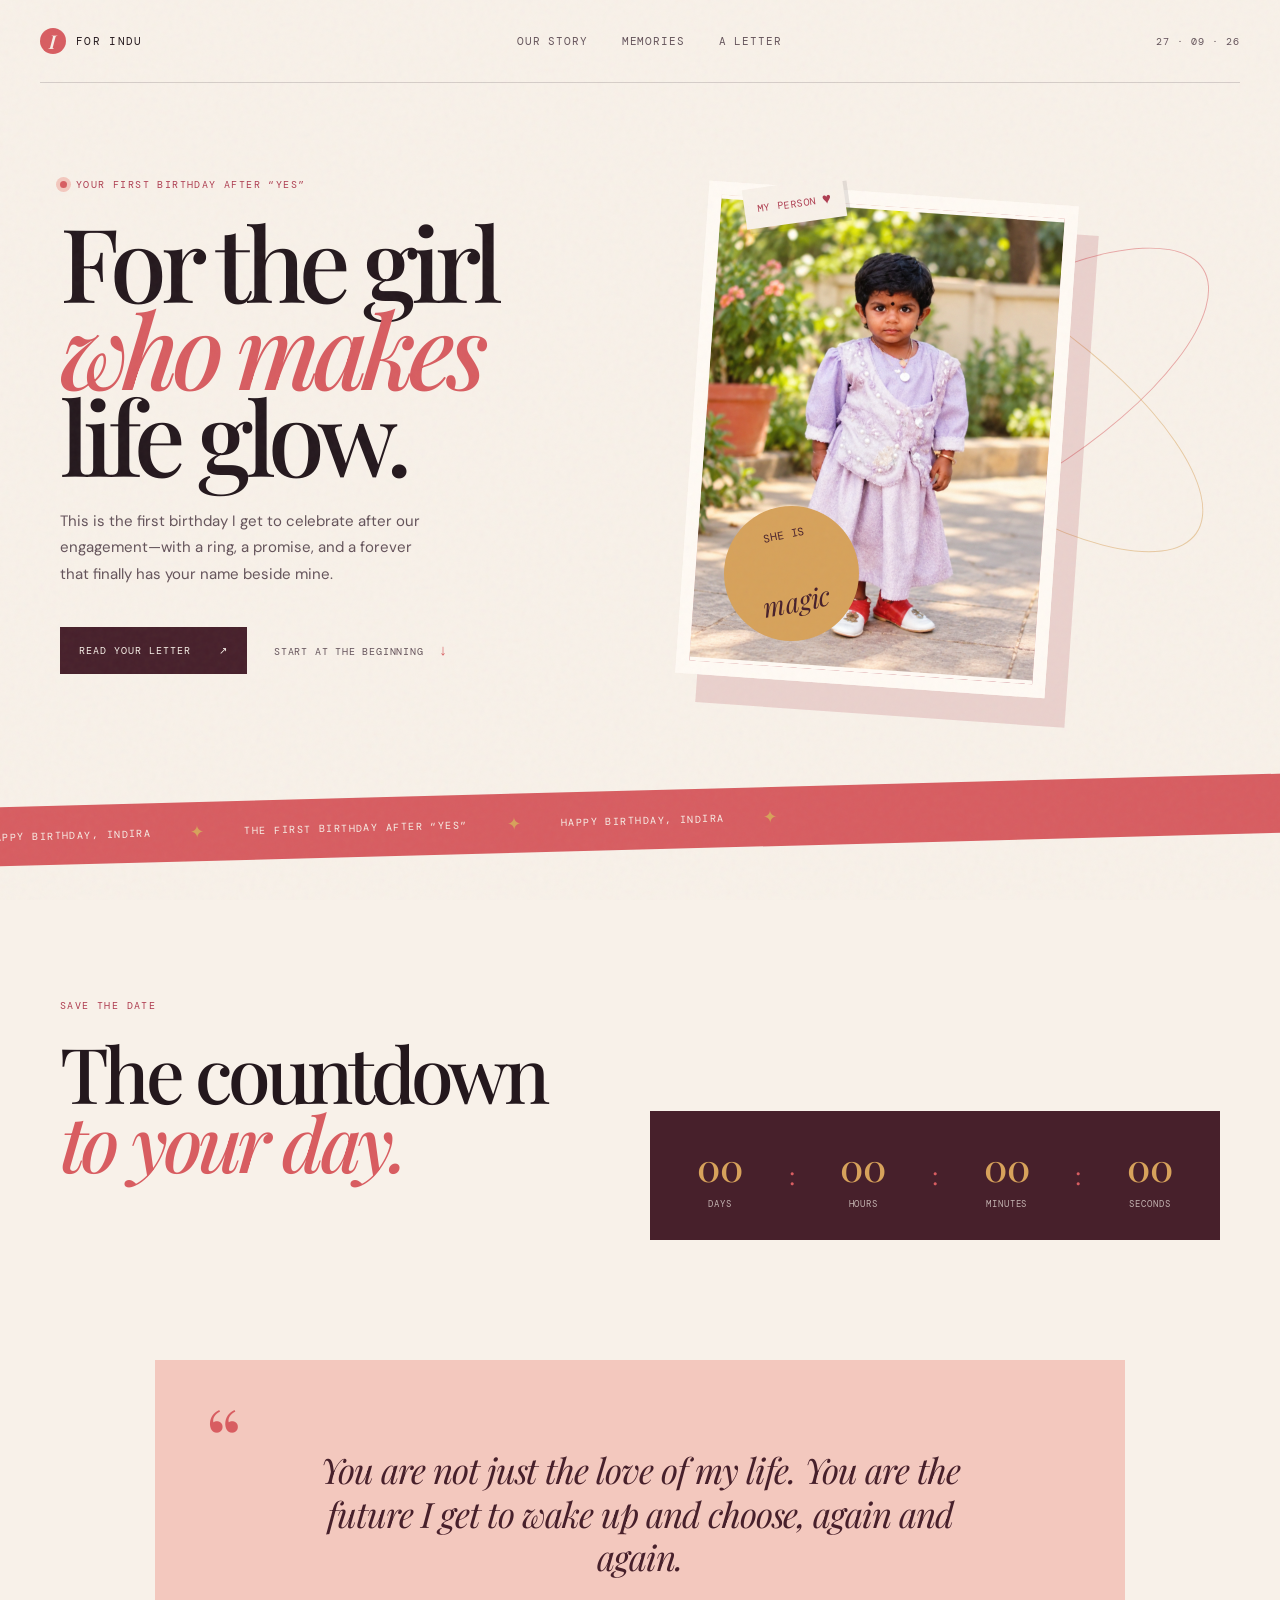
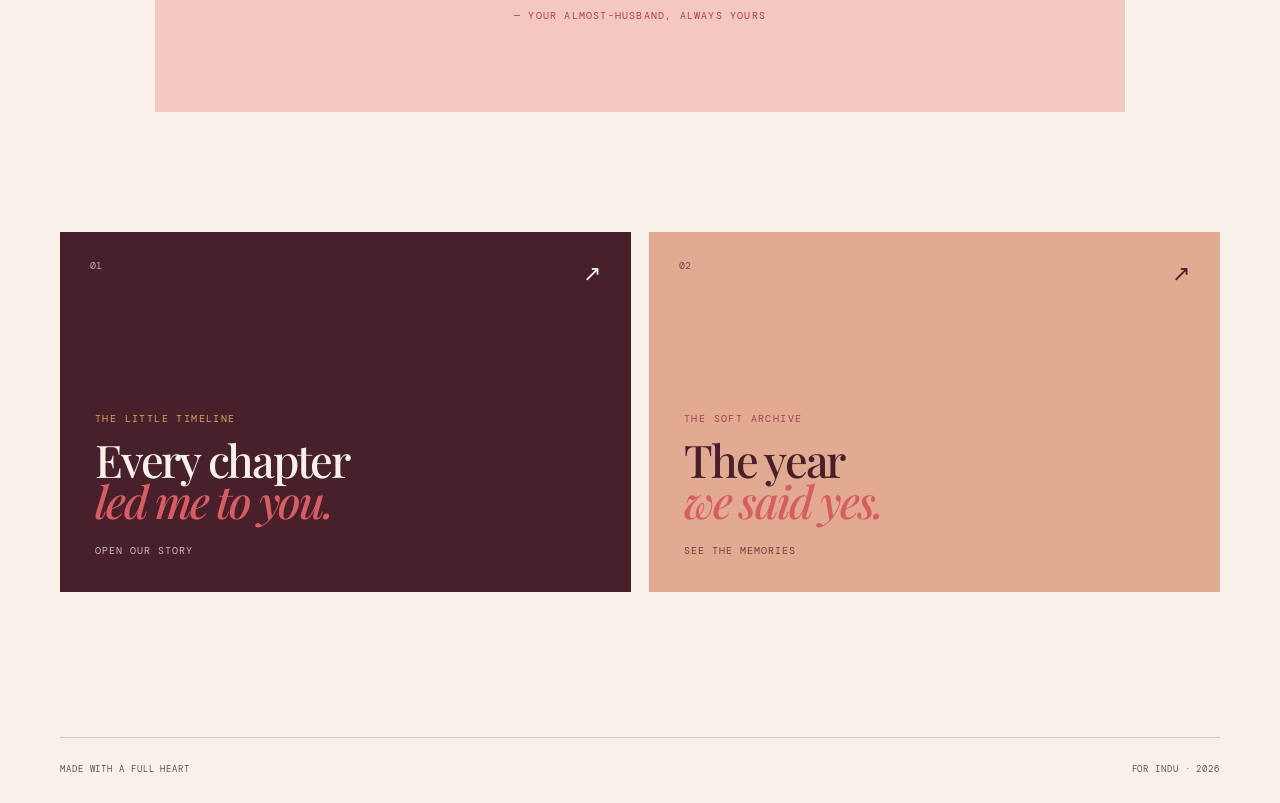
<file: index.html>
<!doctype html>
<html lang="en">
  <head>
    <meta charset="utf-8" />
    <meta name="viewport" content="width=device-width, initial-scale=1" />
    <meta name="theme-color" content="#22151a" />
    <meta name="description" content="A little birthday universe made for Indira." />
    <title>For Indira — A little birthday universe</title>
    <link rel="stylesheet" href="styles.css" />
    <script defer src="script.js"></script>
  </head>
  <body class="home-page">
    <div class="grain" aria-hidden="true"></div>
    <header class="site-header">
      <a class="brand" href="index.html" aria-label="For Indira home">
        <span class="brand-mark">i</span>
        <span>for indu</span>
      </a>
      <nav class="site-nav" aria-label="Main navigation">
        <a href="story.html">our story</a>
        <a href="gallery.html">memories</a>
        <a href="letter.html">a letter</a>
      </nav>
      <span class="header-date">27 · 09 · 26</span>
    </header>

    <main>
      <section class="hero section-shell">
        <div class="hero-copy">
          <p class="eyebrow"><span class="eyebrow-dot"></span> your first birthday after “yes”</p>
          <h1>For the girl<br /><em>who makes</em><br />life glow.</h1>
          <p class="hero-intro">This is the first birthday I get to celebrate after our engagement—with a ring, a promise, and a forever that finally has your name beside mine.</p>
          <div class="hero-actions">
            <a class="button button-primary" href="letter.html">read your letter <span>↗</span></a>
            <a class="text-link" href="story.html">start at the beginning <span>↓</span></a>
          </div>
        </div>
        <div class="hero-art" aria-label="A framed photo placeholder for Indu">
          <div class="orbit orbit-one"></div>
          <div class="orbit orbit-two"></div>
          <div class="hero-photo photo-slot" data-photo="assets/photos/indira-hero.jpg" data-label="the little girl who became my whole world">
            <img class="photo-image" src="assets/photos/indira-hero.jpg" alt="Indira as a child in a lavender dress" />
            <span class="photo-icon">✦</span>
            <span class="photo-slot-label">the little girl who became my whole world</span>
          </div>
          <div class="hero-sticker sticker-top">my person <span>♥</span></div>
          <div class="hero-note">she is<br /><strong>magic</strong></div>
        </div>
      </section>

      <section class="ticker" aria-label="Birthday message">
        <div class="ticker-track"><span>happy birthday, indira</span><i>✦</i><span>the first birthday after “yes”</span><i>✦</i><span>happy birthday, indira</span><i>✦</i></div>
      </section>

      <section class="countdown-section section-shell">
        <div>
          <p class="eyebrow">save the date</p>
          <h2>The countdown<br /><em>to your day.</em></h2>
        </div>
        <div class="countdown-card" data-countdown="2026-09-27T00:00:00+05:30">
          <div class="countdown-item"><strong data-unit="days">00</strong><span>days</span></div>
          <div class="countdown-divider">:</div>
          <div class="countdown-item"><strong data-unit="hours">00</strong><span>hours</span></div>
          <div class="countdown-divider">:</div>
          <div class="countdown-item"><strong data-unit="minutes">00</strong><span>minutes</span></div>
          <div class="countdown-divider">:</div>
          <div class="countdown-item"><strong data-unit="seconds">00</strong><span>seconds</span></div>
        </div>
      </section>

      <section class="love-note section-shell">
        <span class="quote-mark">“</span>
        <p>You are not just the love of my life. You are the future I get to wake up and choose, again and again.</p>
        <span class="signature">— your almost-husband, always yours</span>
      </section>

      <section class="preview-grid section-shell">
        <a class="preview-card preview-story" href="story.html">
          <span class="card-number">01</span><span class="card-arrow">↗</span>
          <p class="eyebrow">the little timeline</p><h3>Every chapter<br /><em>led me to you.</em></h3><span class="card-link">open our story</span>
        </a>
        <a class="preview-card preview-gallery" href="gallery.html">
          <span class="card-number">02</span><span class="card-arrow">↗</span>
          <p class="eyebrow">the soft archive</p><h3>The year<br /><em>we said yes.</em></h3><span class="card-link">see the memories</span>
        </a>
      </section>
    </main>

    <footer class="site-footer section-shell"><span>made with a full heart</span><span>for indu · 2026</span></footer>
  </body>
</html>
</file>
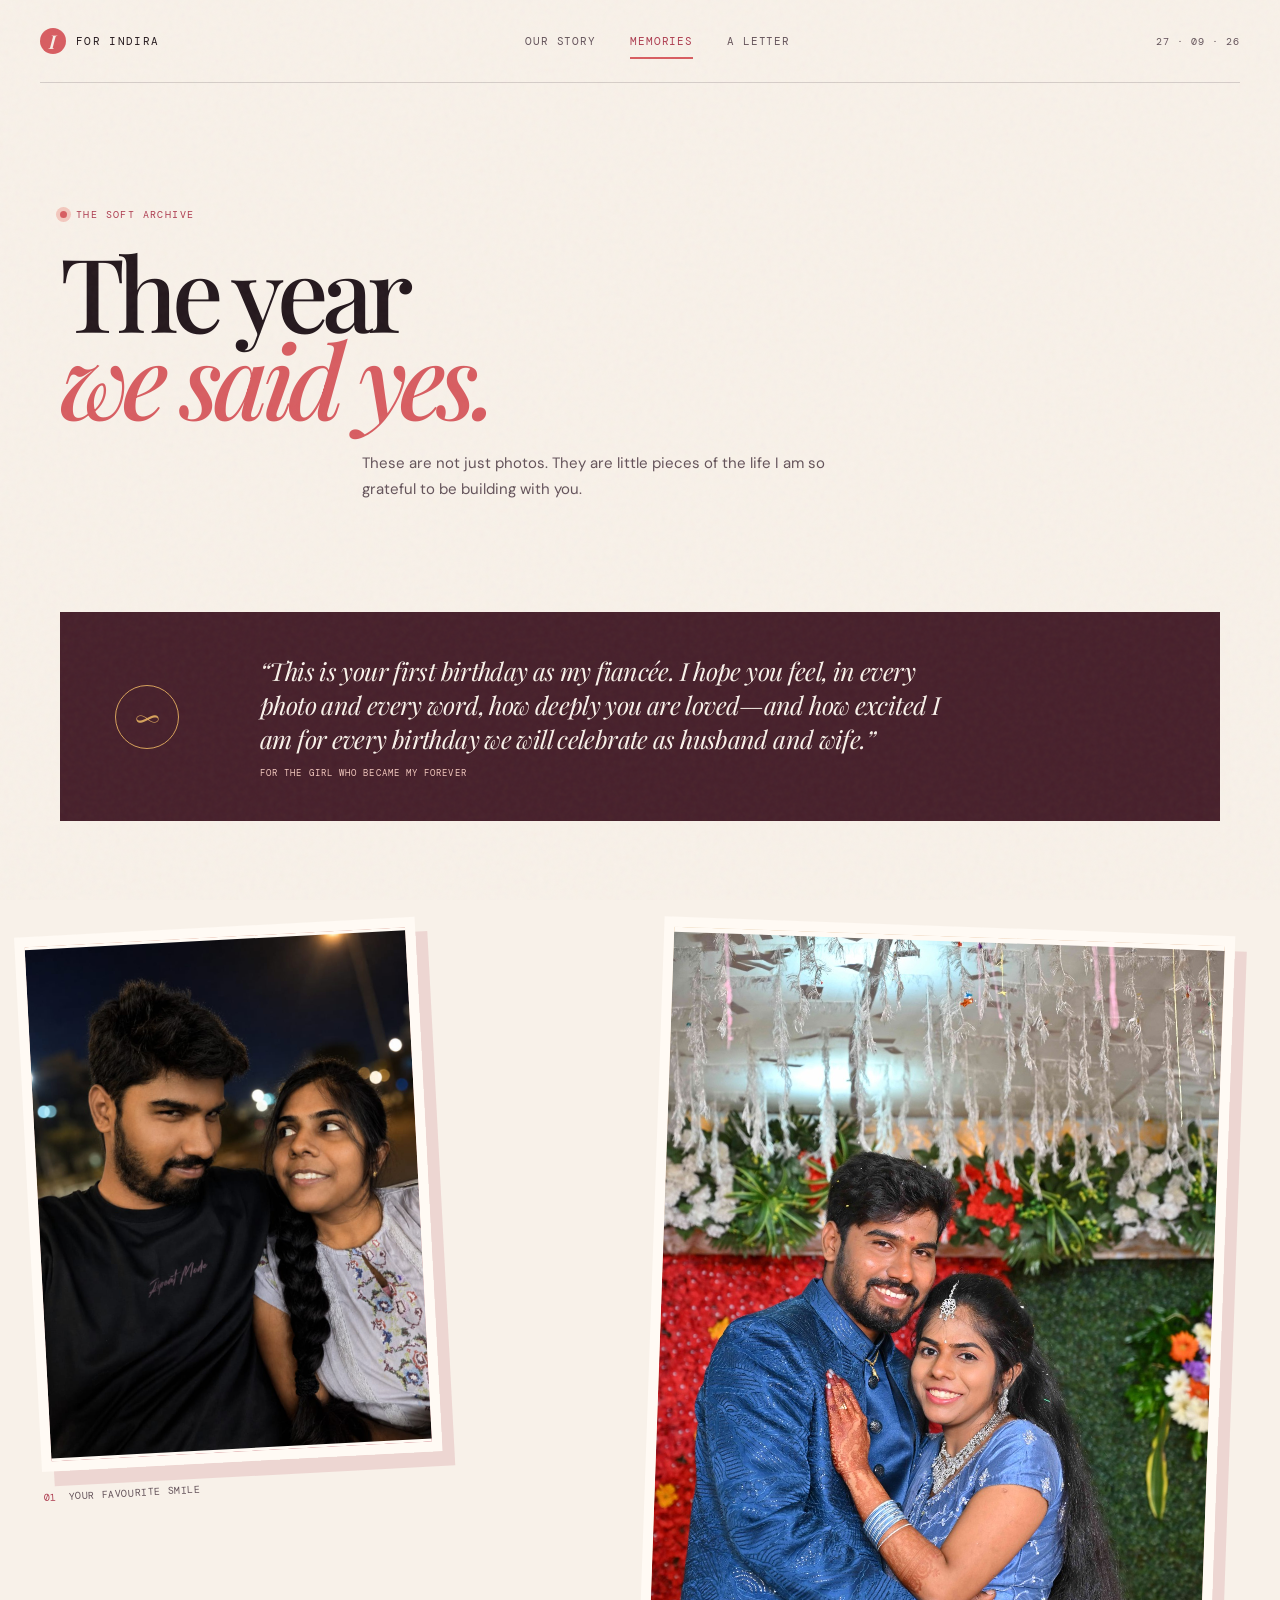
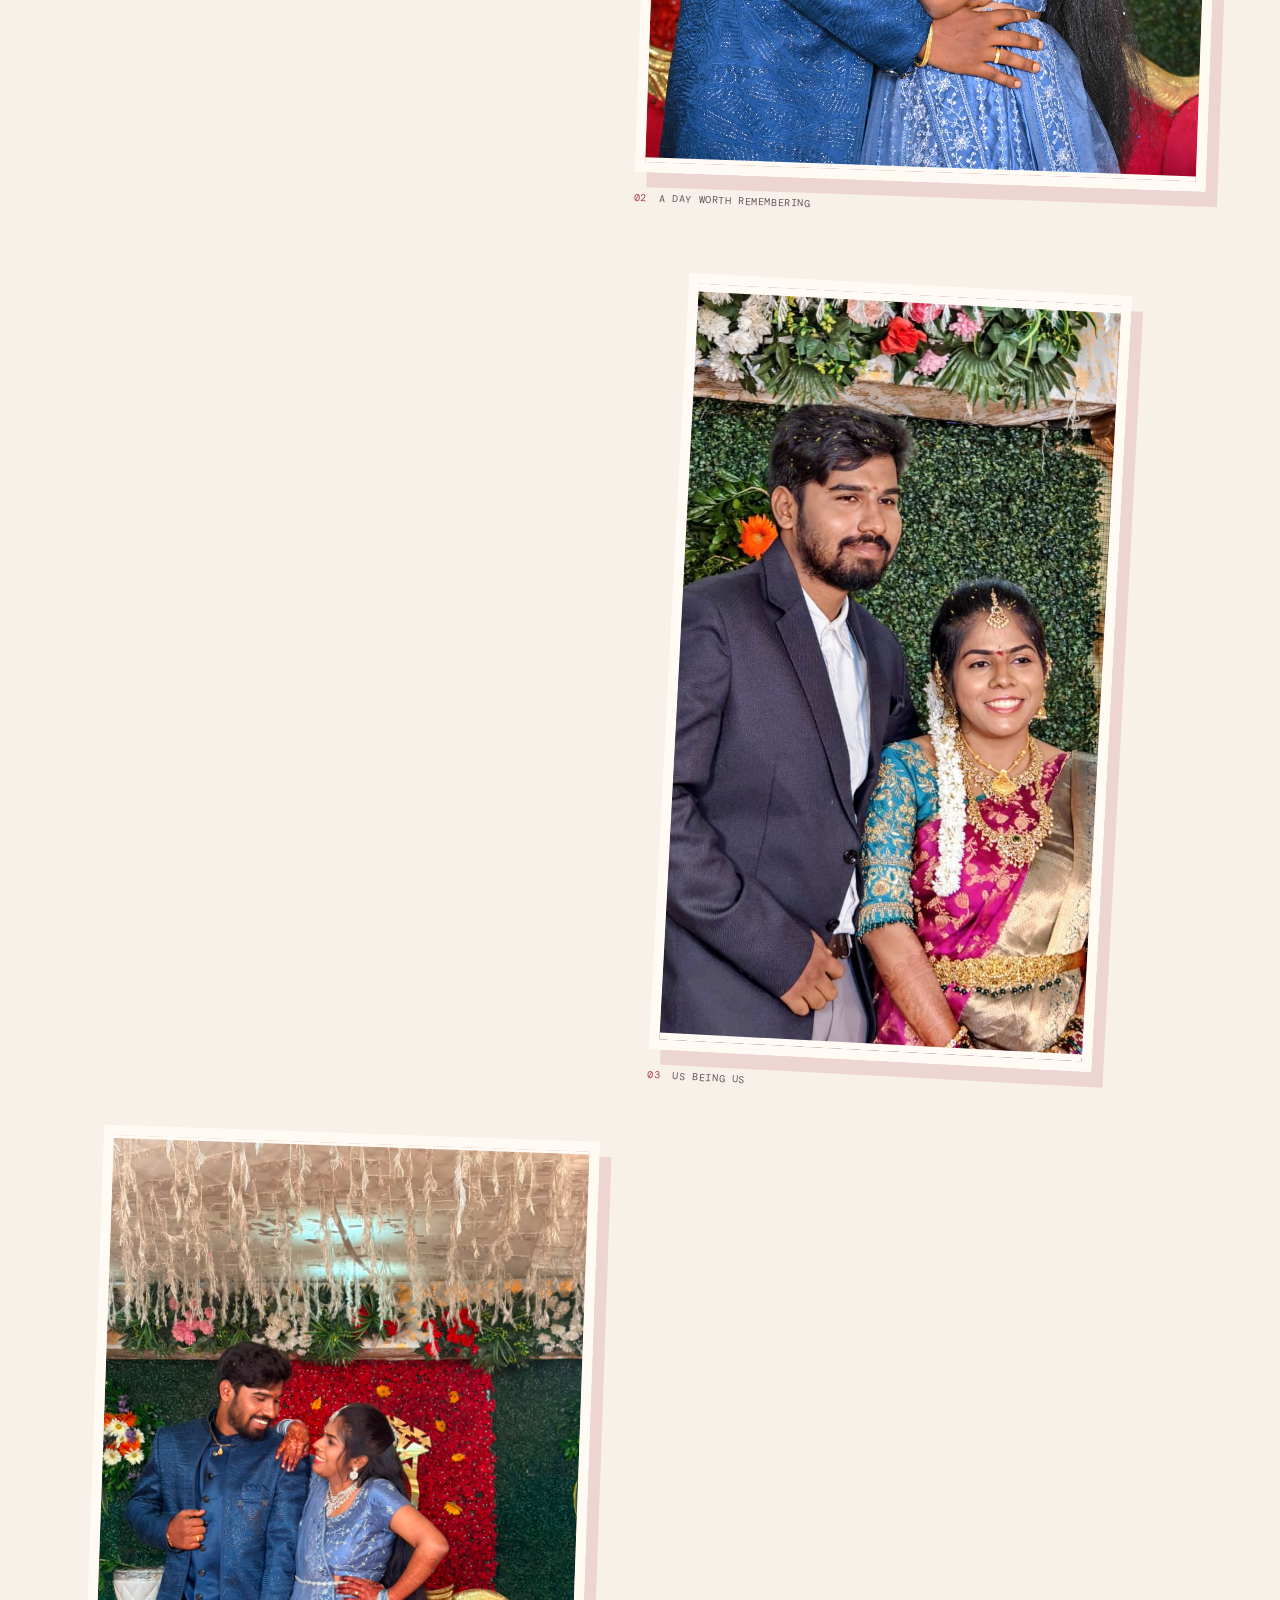
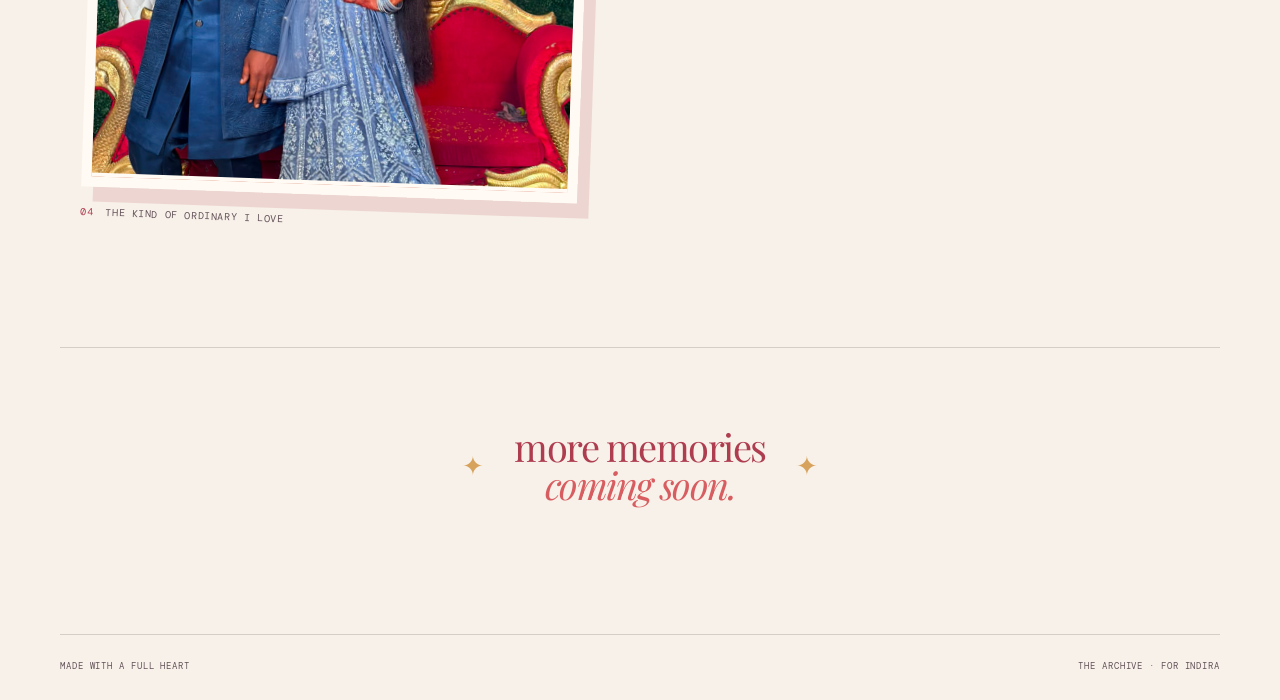
<file: gallery.html>
<!doctype html>
<html lang="en">
  <head>
    <meta charset="utf-8" />
    <meta name="viewport" content="width=device-width, initial-scale=1" />
    <meta name="theme-color" content="#22151a" />
    <meta name="description" content="A soft archive of favourite memories." />
    <title>Memories — For Indira</title>
    <link rel="stylesheet" href="styles.css" />
    <script defer src="script.js"></script>
  </head>
  <body class="inner-page gallery-page">
    <div class="grain" aria-hidden="true"></div>
    <header class="site-header"><a class="brand" href="index.html"><span class="brand-mark">i</span><span>for indira</span></a><nav class="site-nav" aria-label="Main navigation"><a href="story.html">our story</a><a href="gallery.html">memories</a><a href="letter.html">a letter</a></nav><span class="header-date">27 · 09 · 26</span></header>
    <main>
      <section class="inner-hero section-shell"><p class="eyebrow"><span class="eyebrow-dot"></span> the soft archive</p><h1>The year<br /><em>we said yes.</em></h1><p class="inner-lede">These are not just photos. They are little pieces of the life I am so grateful to be building with you.</p></section>
      <section class="engagement-note section-shell"><span class="engagement-note-mark">∞</span><div><p>“This is your first birthday as my fiancée. I hope you feel, in every photo and every word, how deeply you are loved—and how excited I am for every birthday we will celebrate as husband and wife.”</p><small>for the girl who became my forever</small></div></section>
      <section class="gallery-grid section-shell">
        <figure class="gallery-card gallery-tall"><div class="gallery-photo photo-slot" data-photo="assets/photos/memory-01.jpg" data-label="memory photo one"><img class="photo-image" src="assets/photos/memory-01.jpg" alt="Indira and me sharing a quiet evening together" loading="lazy" /><span class="photo-icon">01</span><span class="photo-slot-label">add photo 01</span></div><figcaption><span>01</span> your favourite smile</figcaption></figure>
        <figure class="gallery-card gallery-wide"><div class="gallery-photo photo-slot" data-photo="assets/photos/memory-02.jpg" data-label="memory photo two"><img class="photo-image" src="assets/photos/memory-02.jpg" alt="Indira and me smiling together" loading="lazy" /><span class="photo-icon">02</span><span class="photo-slot-label">add photo 02</span></div><figcaption><span>02</span> a day worth remembering</figcaption></figure>
        <figure class="gallery-card gallery-square"><div class="gallery-photo photo-slot" data-photo="assets/photos/memory-03.jpg" data-label="memory photo three"><img class="photo-image" src="assets/photos/memory-03.jpg" alt="Indira and me dressed up together" loading="lazy" /><span class="photo-icon">03</span><span class="photo-slot-label">add photo 03</span></div><figcaption><span>03</span> us being us</figcaption></figure>
        <figure class="gallery-card gallery-wide gallery-offset"><div class="gallery-photo photo-slot" data-photo="assets/photos/memory-04.jpg" data-label="memory photo four"><img class="photo-image" src="assets/photos/memory-04.jpg" alt="Indira and me laughing together" loading="lazy" /><span class="photo-icon">04</span><span class="photo-slot-label">add photo 04</span></div><figcaption><span>04</span> the kind of ordinary I love</figcaption></figure>
      </section>
      <section class="gallery-cta section-shell"><span class="cta-spark">✦</span><p>more memories<br /><em>coming soon.</em></p><span class="cta-spark">✦</span></section>
    </main>
    <footer class="site-footer section-shell"><span>made with a full heart</span><span>the archive · for indira</span></footer>
  </body>
</html>
</file>
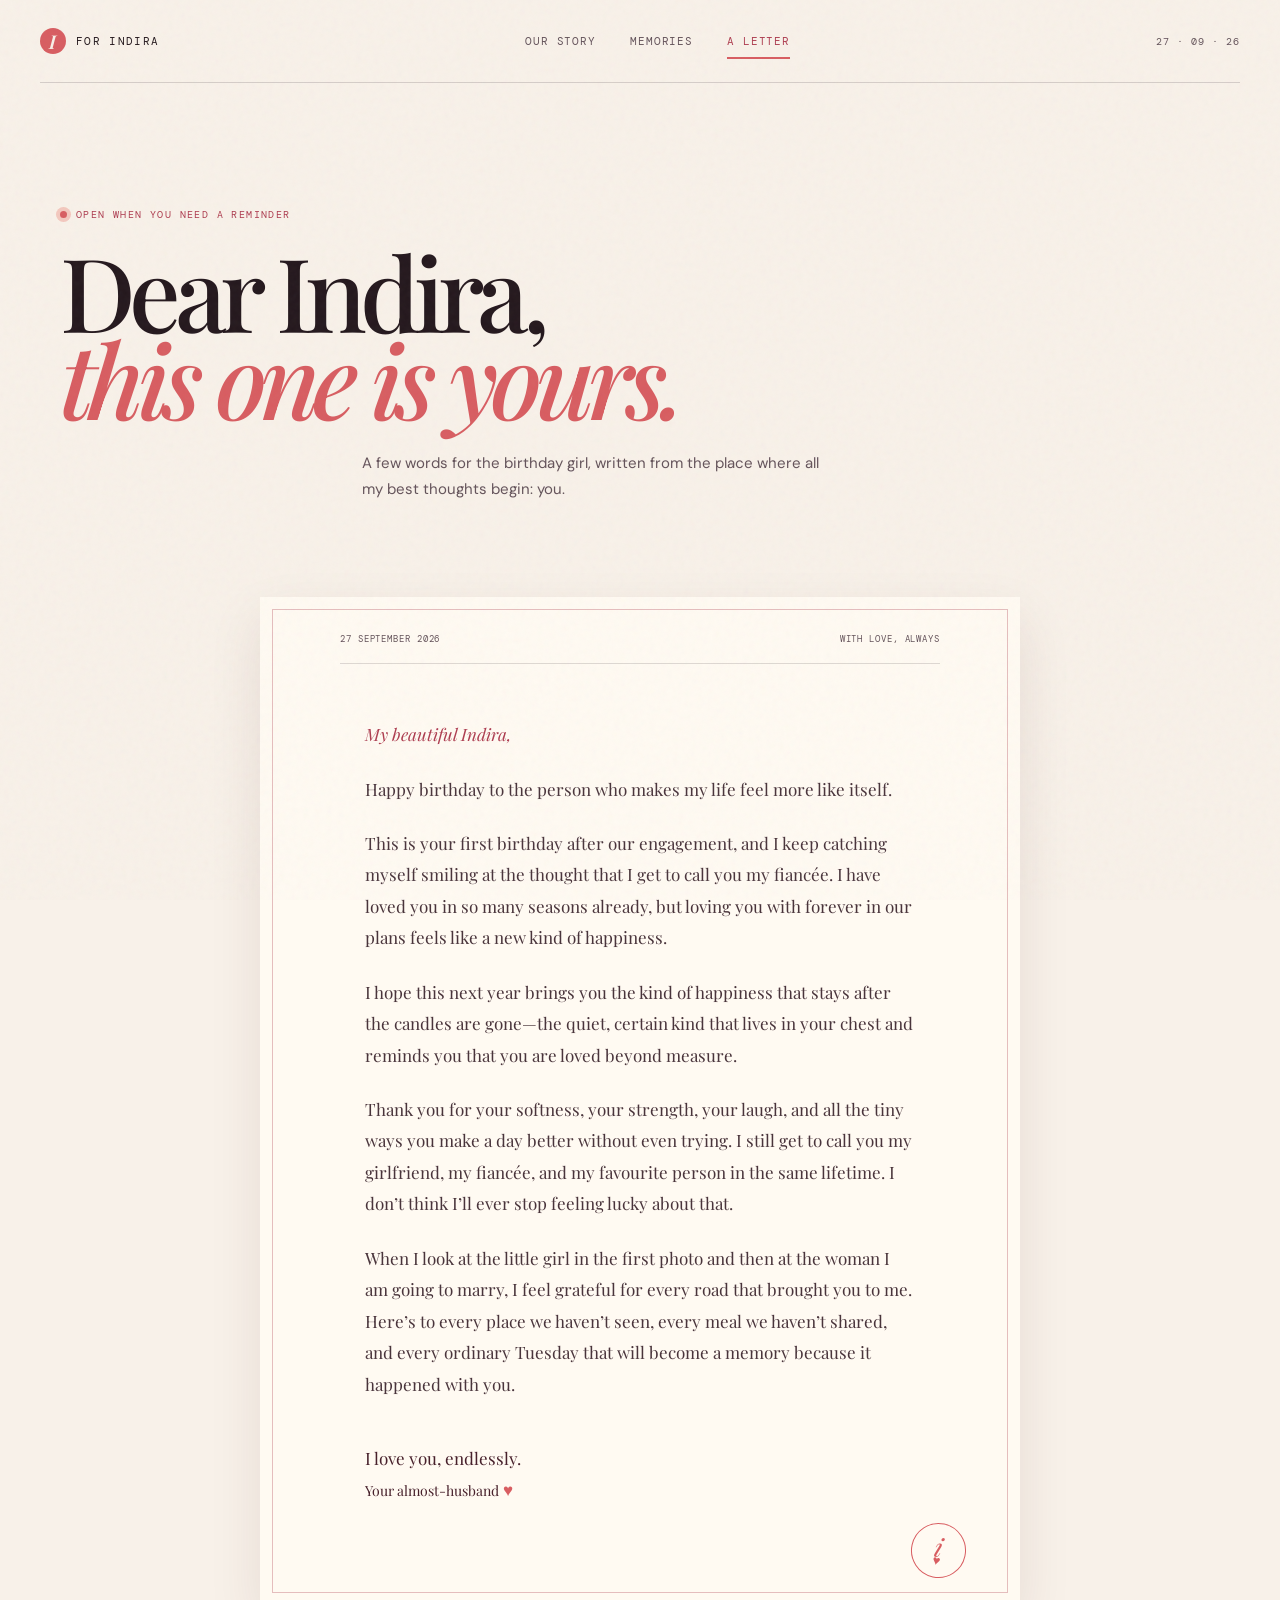
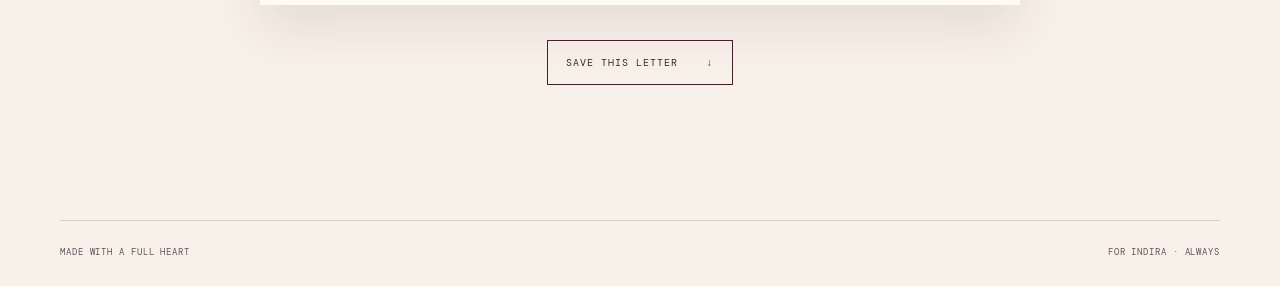
<file: letter.html>
<!doctype html>
<html lang="en">
  <head>
    <meta charset="utf-8" />
    <meta name="viewport" content="width=device-width, initial-scale=1" />
    <meta name="theme-color" content="#22151a" />
    <meta name="description" content="A birthday letter for Indira." />
    <title>A letter for Indira — For Indira</title>
    <link rel="stylesheet" href="styles.css" />
    <script defer src="script.js"></script>
  </head>
  <body class="inner-page letter-page">
    <div class="grain" aria-hidden="true"></div>
    <header class="site-header"><a class="brand" href="index.html"><span class="brand-mark">i</span><span>for indira</span></a><nav class="site-nav" aria-label="Main navigation"><a href="story.html">our story</a><a href="gallery.html">memories</a><a href="letter.html">a letter</a></nav><span class="header-date">27 · 09 · 26</span></header>
    <main>
      <section class="inner-hero section-shell letter-intro"><p class="eyebrow"><span class="eyebrow-dot"></span> open when you need a reminder</p><h1>Dear Indira,<br /><em>this one is yours.</em></h1><p class="inner-lede">A few words for the birthday girl, written from the place where all my best thoughts begin: you.</p></section>
      <section class="letter-wrap section-shell">
        <div class="letter-paper">
          <div class="paper-topline"><span>27 September 2026</span><span>with love, always</span></div>
          <div class="letter-content"><p class="letter-salutation">My beautiful Indira,</p><p>Happy birthday to the person who makes my life feel more like itself.</p><p>This is your first birthday after our engagement, and I keep catching myself smiling at the thought that I get to call you my fiancée. I have loved you in so many seasons already, but loving you with forever in our plans feels like a new kind of happiness.</p><p>I hope this next year brings you the kind of happiness that stays after the candles are gone—the quiet, certain kind that lives in your chest and reminds you that you are loved beyond measure.</p><p>Thank you for your softness, your strength, your laugh, and all the tiny ways you make a day better without even trying. I still get to call you my girlfriend, my fiancée, and my favourite person in the same lifetime. I don’t think I’ll ever stop feeling lucky about that.</p><p>When I look at the little girl in the first photo and then at the woman I am going to marry, I feel grateful for every road that brought you to me. Here’s to every place we haven’t seen, every meal we haven’t shared, and every ordinary Tuesday that will become a memory because it happened with you.</p><p class="letter-signoff">I love you, endlessly.<br /><span>Your almost-husband</span> <strong>♥</strong></p></div>
          <span class="paper-stamp">i<br /><small>♥</small></span>
        </div>
        <button class="button button-outline print-button" type="button" data-print>save this letter <span>↓</span></button>
      </section>
    </main>
    <footer class="site-footer section-shell"><span>made with a full heart</span><span>for indira · always</span></footer>
  </body>
</html>
</file>
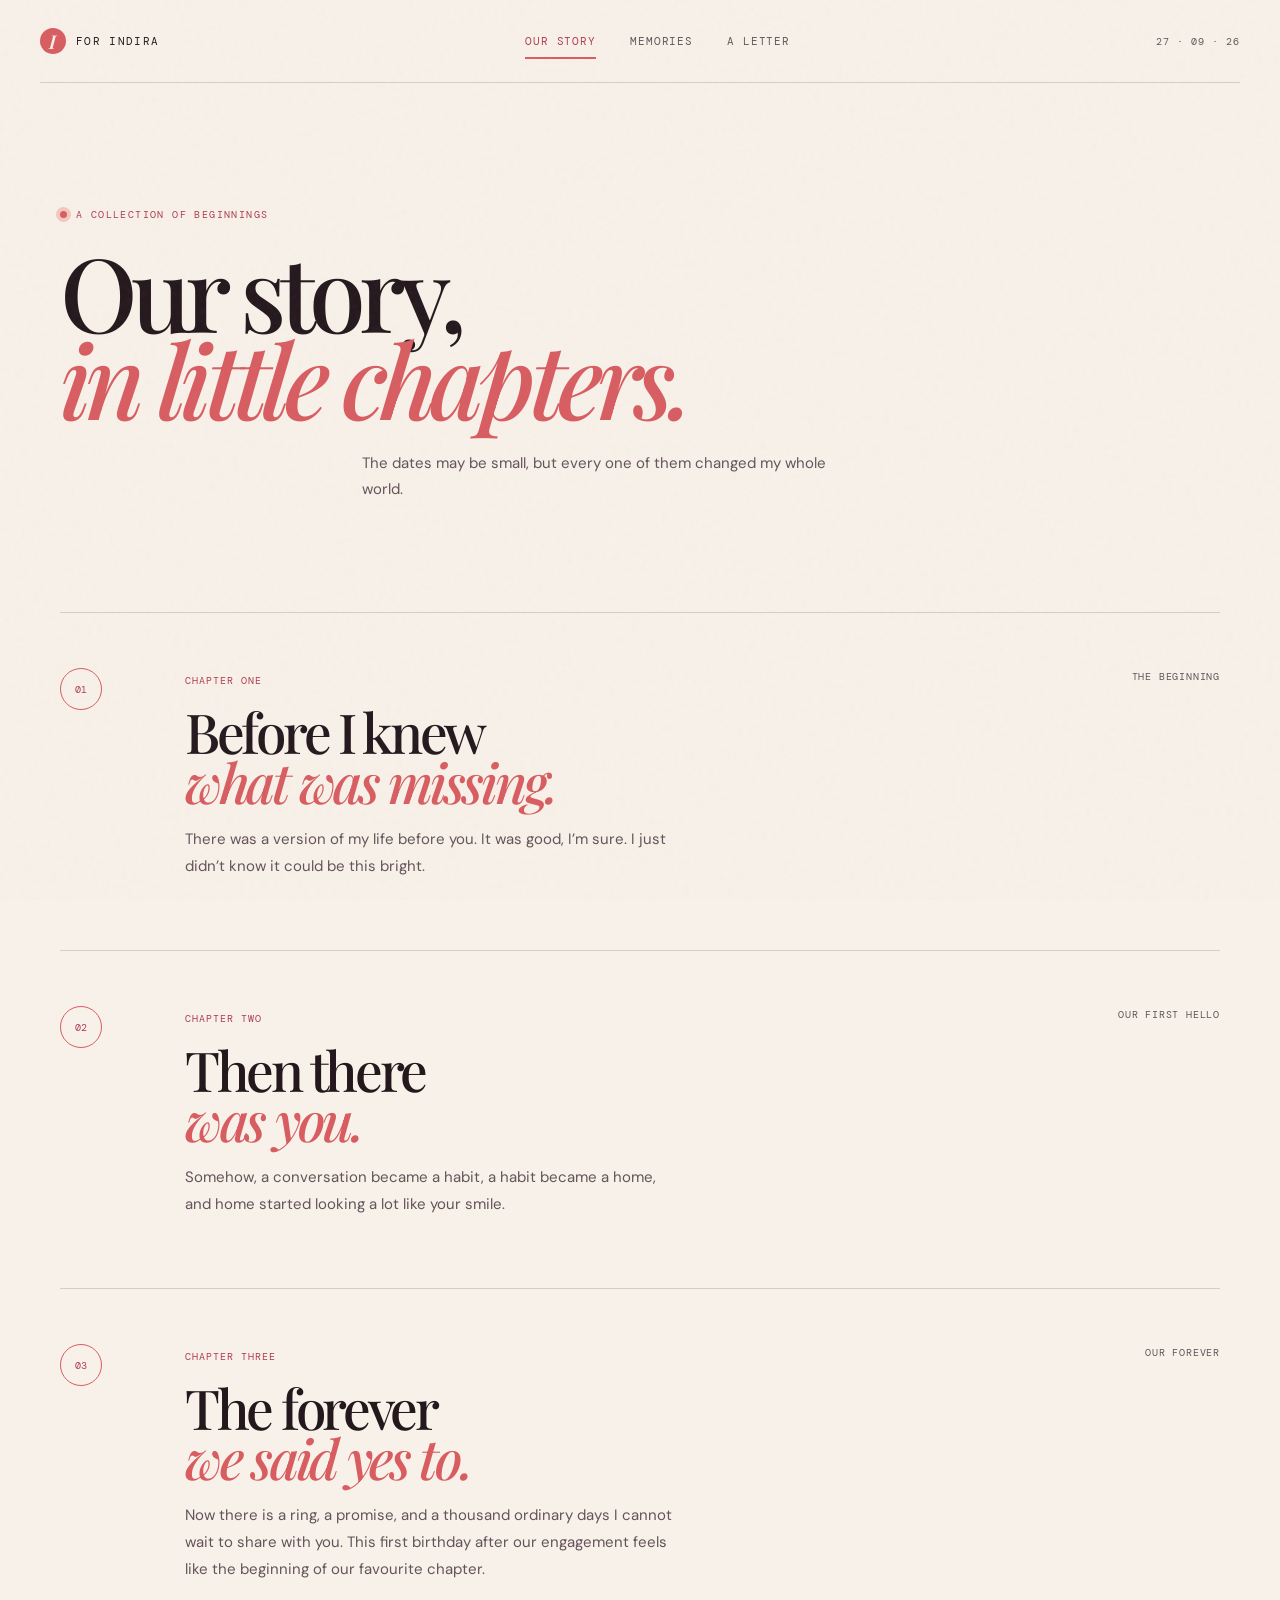
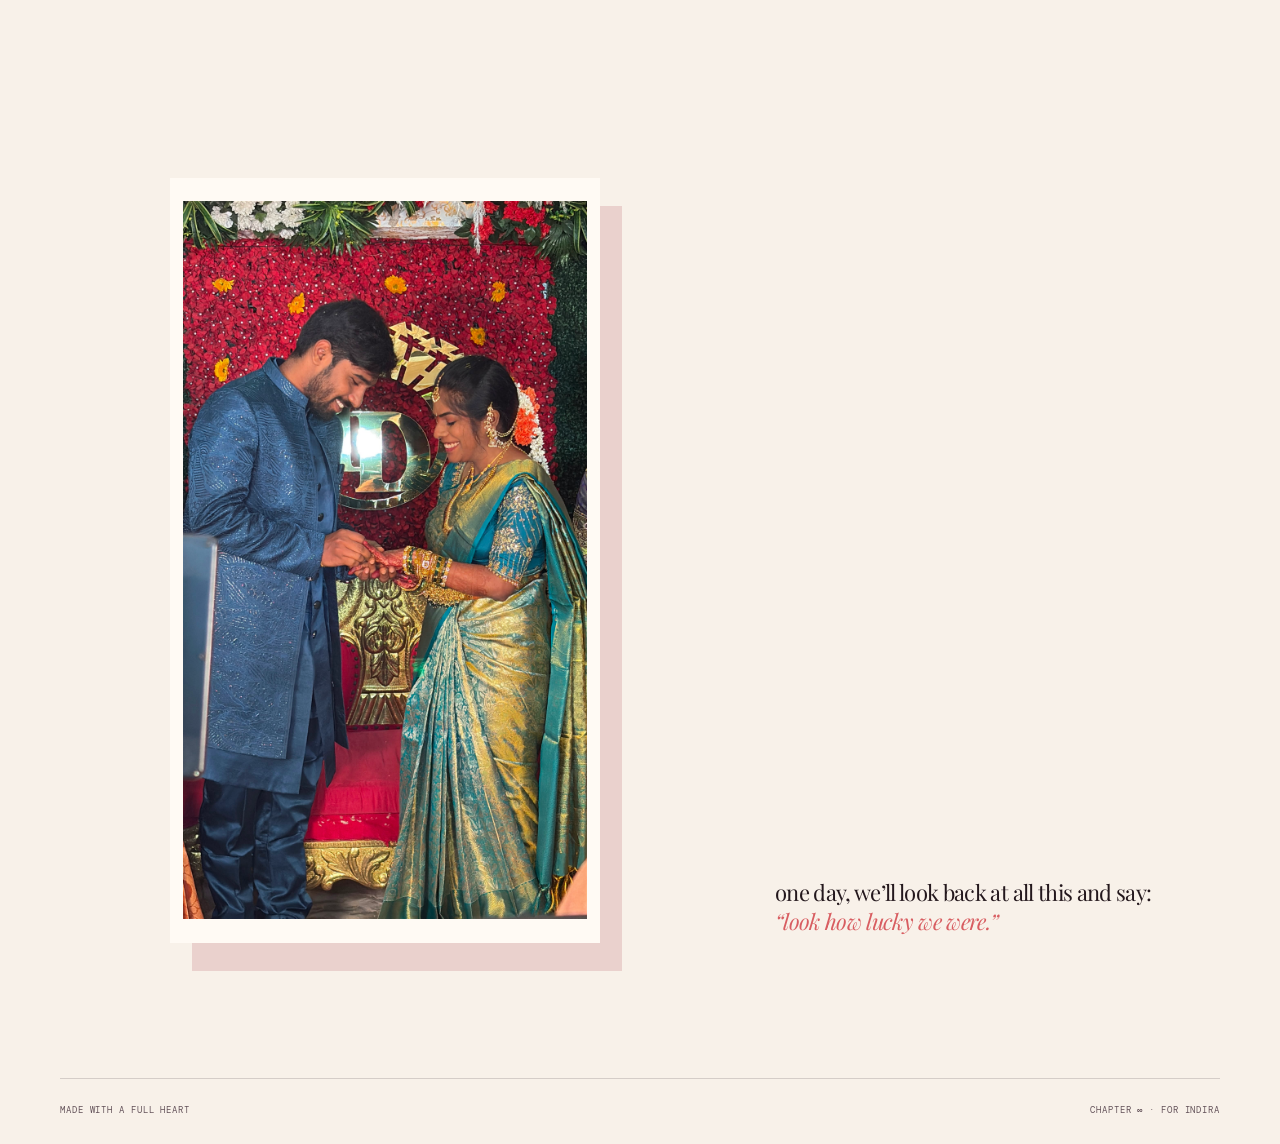
<file: story.html>
<!doctype html>
<html lang="en">
  <head>
    <meta charset="utf-8" />
    <meta name="viewport" content="width=device-width, initial-scale=1" />
    <meta name="theme-color" content="#22151a" />
    <meta name="description" content="The chapters that brought us here." />
    <title>Our story — For Indira</title>
    <link rel="stylesheet" href="styles.css" />
    <script defer src="script.js"></script>
  </head>
  <body class="inner-page story-page">
    <div class="grain" aria-hidden="true"></div>
    <header class="site-header"><a class="brand" href="index.html"><span class="brand-mark">i</span><span>for indira</span></a><nav class="site-nav" aria-label="Main navigation"><a href="story.html">our story</a><a href="gallery.html">memories</a><a href="letter.html">a letter</a></nav><span class="header-date">27 · 09 · 26</span></header>
    <main>
      <section class="inner-hero section-shell"><p class="eyebrow"><span class="eyebrow-dot"></span> a collection of beginnings</p><h1>Our story,<br /><em>in little chapters.</em></h1><p class="inner-lede">The dates may be small, but every one of them changed my whole world.</p></section>
      <section class="timeline section-shell">
        <article class="timeline-item"><div class="timeline-marker">01</div><div class="timeline-copy"><span class="timeline-label">chapter one</span><h2>Before I knew<br /><em>what was missing.</em></h2><p>There was a version of my life before you. It was good, I’m sure. I just didn’t know it could be this bright.</p></div><div class="timeline-year">the beginning</div></article>
        <article class="timeline-item"><div class="timeline-marker">02</div><div class="timeline-copy"><span class="timeline-label">chapter two</span><h2>Then there<br /><em>was you.</em></h2><p>Somehow, a conversation became a habit, a habit became a home, and home started looking a lot like your smile.</p></div><div class="timeline-year">our first hello</div></article>
        <article class="timeline-item"><div class="timeline-marker">03</div><div class="timeline-copy"><span class="timeline-label">chapter three</span><h2>The forever<br /><em>we said yes to.</em></h2><p>Now there is a ring, a promise, and a thousand ordinary days I cannot wait to share with you. This first birthday after our engagement feels like the beginning of our favourite chapter.</p></div><div class="timeline-year">our forever</div></article>
      </section>
      <section class="chapter-photo section-shell"><div class="wide-photo photo-slot" data-photo="assets/photos/our-story.jpg" data-label="a photo from your story"><img class="photo-image" src="assets/photos/our-story.jpg" alt="Indira and me celebrating our engagement" /><span class="photo-icon">✦</span><span class="photo-slot-label">drop a story photo here</span></div><p class="photo-caption">one day, we’ll look back at all this and say:<br /><em>“look how lucky we were.”</em></p></section>
    </main>
    <footer class="site-footer section-shell"><span>made with a full heart</span><span>chapter ∞ · for indira</span></footer>
  </body>
</html>
</file>
<file: styles.css>
@import url('https://fonts.googleapis.com/css2?family=DM+Mono:wght@400;500&family=DM+Sans:wght@400;500;600;700&family=Playfair+Display:ital,wght@0,500;0,600;1,500;1,600&display=swap');

:root {
  --ink: #24181d;
  --ink-soft: #64535a;
  --paper: #f8f1e9;
  --paper-deep: #eaded3;
  --rose: #d85d61;
  --rose-dark: #ae3d50;
  --rose-pale: #f3c8be;
  --wine: #47202b;
  --gold: #d7a25b;
  --line: rgba(36, 24, 29, .16);
  --serif: 'Playfair Display', Georgia, serif;
  --sans: 'DM Sans', Arial, sans-serif;
  --mono: 'DM Mono', monospace;
}

* { box-sizing: border-box; }
html { scroll-behavior: smooth; }
body { margin: 0; background: var(--paper); color: var(--ink); font-family: var(--sans); overflow-x: hidden; }
a { color: inherit; text-decoration: none; }
button { font: inherit; }
.grain { position: fixed; inset: 0; z-index: 20; pointer-events: none; opacity: .055; background-image: url("data:image/svg+xml,%3Csvg viewBox='0 0 180 180' xmlns='http://www.w3.org/2000/svg'%3E%3Cfilter id='n'%3E%3CfeTurbulence type='fractalNoise' baseFrequency='.85' numOctaves='3' stitchTiles='stitch'/%3E%3C/filter%3E%3Crect width='100%25' height='100%25' filter='url(%23n)' opacity='.7'/%3E%3C/svg%3E"); }
.section-shell { width: min(1160px, calc(100% - 80px)); margin-inline: auto; }
.site-header { position: relative; z-index: 2; width: min(1280px, calc(100% - 80px)); margin: 0 auto; padding: 28px 0; display: flex; align-items: center; justify-content: space-between; border-bottom: 1px solid var(--line); }
.brand { display: flex; align-items: center; gap: 10px; font-family: var(--mono); font-size: 11px; letter-spacing: .12em; text-transform: uppercase; }
.brand-mark { width: 26px; height: 26px; display: grid; place-items: center; border-radius: 50%; background: var(--rose); color: var(--paper); font: 600 19px var(--serif); font-style: italic; }
.site-nav { display: flex; gap: 34px; color: var(--ink-soft); font: 11px var(--mono); letter-spacing: .08em; text-transform: uppercase; }
.site-nav a { position: relative; transition: color .25s ease; }
.site-nav a:hover, .site-nav a.active { color: var(--rose-dark); }
.site-nav a.active::after { content: ''; position: absolute; left: 0; right: 0; bottom: -11px; height: 2px; background: var(--rose); }
.header-date { color: var(--ink-soft); font: 10px var(--mono); letter-spacing: .1em; }
.hero { min-height: 690px; padding: 88px 0 110px; display: grid; grid-template-columns: 1fr .85fr; align-items: center; gap: 80px; }
.eyebrow { display: flex; align-items: center; gap: 9px; margin: 0 0 26px; color: var(--rose-dark); font: 10px var(--mono); letter-spacing: .14em; text-transform: uppercase; }
.eyebrow-dot { width: 7px; height: 7px; border-radius: 50%; background: var(--rose); box-shadow: 0 0 0 4px var(--rose-pale); }
h1, h2, h3, p { margin-top: 0; }
h1 { max-width: 680px; margin-bottom: 30px; font: 500 clamp(4.3rem, 8vw, 7.65rem)/.85 var(--serif); letter-spacing: -.065em; }
h1 em, h2 em, h3 em { color: var(--rose); font-style: italic; }
.hero-intro { max-width: 380px; color: var(--ink-soft); font-size: 15px; line-height: 1.75; }
.hero-actions { display: flex; align-items: center; gap: 27px; margin-top: 40px; }
.button { display: inline-flex; align-items: center; gap: 28px; border: 0; cursor: pointer; font: 10px var(--mono); letter-spacing: .1em; text-transform: uppercase; transition: transform .25s ease, background .25s ease, color .25s ease; }
.button:hover { transform: translateY(-3px); }
.button-primary { padding: 17px 19px; background: var(--wine); color: var(--paper); }
.button-primary:hover { background: var(--rose-dark); }
.button-outline { padding: 15px 18px; color: var(--wine); border: 1px solid var(--wine); background: transparent; }
.button-outline:hover { color: var(--paper); background: var(--wine); }
.text-link { color: var(--ink-soft); font: 10px var(--mono); letter-spacing: .08em; text-transform: uppercase; }
.text-link span { margin-left: 8px; color: var(--rose); font-size: 15px; }
.hero-art { position: relative; min-height: 510px; }
.hero-photo { position: absolute; top: 22px; right: 32px; width: min(370px, 75%); aspect-ratio: .75; transform: rotate(4deg); }
.photo-slot { position: relative; display: flex; flex-direction: column; align-items: center; justify-content: center; overflow: hidden; border: 13px solid #fffaf4; box-shadow: 22px 28px 0 rgba(174, 61, 80, .18); background: linear-gradient(135deg, #ecc8bb, #b95b68); color: rgba(71, 32, 43, .72); transition: background-color .3s ease; }
.photo-image { position: absolute; inset: 0; z-index: 0; display: block; width: 100%; height: 100%; object-fit: contain; object-position: center; background: #fffaf4; }
.photo-slot.has-photo { background-color: #fffaf4; }
.photo-slot.has-photo .photo-icon, .photo-slot.has-photo .photo-slot-label { opacity: 0; }
.photo-slot .photo-icon, .photo-slot .photo-slot-label { position: relative; z-index: 1; }
.photo-icon { margin-bottom: 15px; font: 24px var(--serif); }
.photo-slot-label { max-width: 120px; text-align: center; font: 9px/1.5 var(--mono); letter-spacing: .04em; text-transform: uppercase; }
.orbit { position: absolute; border: 1px solid var(--rose); border-radius: 50%; opacity: .5; }
.orbit-one { width: 480px; height: 180px; top: 135px; right: -20px; transform: rotate(-32deg); }
.orbit-two { width: 480px; height: 180px; top: 135px; right: -20px; transform: rotate(35deg); border-color: var(--gold); }
.hero-sticker { position: absolute; display: flex; align-items: center; gap: 6px; padding: 10px 13px; background: var(--paper); box-shadow: 4px 5px 0 rgba(36, 24, 29, .1); font: 10px var(--mono); letter-spacing: .06em; text-transform: uppercase; }
.sticker-top { top: 12px; left: 20px; transform: rotate(-8deg); color: var(--rose-dark); }
.sticker-top span { font-size: 15px; }
.sticker-bottom { right: 4px; bottom: 64px; transform: rotate(-4deg); }
.hero-note { position: absolute; left: 0; bottom: 40px; width: 135px; height: 135px; display: grid; place-items: center; text-align: center; border-radius: 50%; background: var(--gold); color: var(--wine); transform: rotate(-11deg); font: 11px/1.1 var(--mono); text-transform: uppercase; }
.hero-note strong { font: italic 27px var(--serif); text-transform: lowercase; }
.ticker { overflow: hidden; padding: 18px 0; background: var(--rose); color: var(--paper); transform: rotate(-1.5deg) scale(1.02); }
.ticker-track { width: max-content; display: flex; align-items: center; gap: 38px; animation: ticker 24s linear infinite; font: 10px var(--mono); letter-spacing: .13em; text-transform: uppercase; }
.ticker-track i { color: var(--gold); font-size: 17px; font-style: normal; }
@keyframes ticker { to { transform: translateX(-33.33%); } }
.countdown-section { padding: 150px 0 120px; display: flex; justify-content: space-between; align-items: end; gap: 40px; }
h2 { font: 500 clamp(3rem, 6vw, 5.4rem)/.9 var(--serif); letter-spacing: -.06em; }
.countdown-card { min-width: 570px; display: flex; align-items: center; justify-content: space-around; padding: 30px 24px; background: var(--wine); color: var(--paper); }
.countdown-item { display: flex; flex-direction: column; align-items: center; gap: 6px; }
.countdown-item strong { font: 500 38px var(--serif); color: var(--gold); }
.countdown-item span { font: 9px var(--mono); letter-spacing: .1em; text-transform: uppercase; opacity: .7; }
.countdown-divider { color: var(--rose); font: 24px var(--serif); }
.love-note { position: relative; max-width: 970px; padding: 88px 90px; background: var(--rose-pale); text-align: center; }
.love-note p { margin: 0 auto 24px; max-width: 690px; font: italic 35px/1.25 var(--serif); letter-spacing: -.03em; color: var(--wine); }
.quote-mark { position: absolute; left: 50px; top: 42px; color: var(--rose); font: 90px/.8 var(--serif); }
.signature { font: 10px var(--mono); letter-spacing: .12em; text-transform: uppercase; color: var(--rose-dark); }
.preview-grid { display: grid; grid-template-columns: 1fr 1fr; gap: 18px; padding: 120px 0 145px; }
.preview-card { position: relative; min-height: 360px; padding: 35px; display: flex; flex-direction: column; justify-content: flex-end; overflow: hidden; transition: transform .3s ease; }
.preview-card:hover { transform: translateY(-7px); }
.preview-story { background: var(--wine); color: var(--paper); }
.preview-gallery { background: #e1aa91; color: var(--wine); }
.preview-card .eyebrow { margin-bottom: 14px; color: var(--gold); }
.preview-gallery .eyebrow { color: var(--rose-dark); }
.preview-card h3 { margin-bottom: 24px; font: 500 45px/.9 var(--serif); letter-spacing: -.05em; }
.card-number, .card-arrow { position: absolute; top: 27px; font: 10px var(--mono); }
.card-number { left: 30px; opacity: .65; }
.card-arrow { right: 30px; font-size: 22px; }
.card-link { font: 10px var(--mono); letter-spacing: .1em; text-transform: uppercase; opacity: .75; }
.site-footer { display: flex; justify-content: space-between; padding: 25px 0 28px; border-top: 1px solid var(--line); color: var(--ink-soft); font: 9px var(--mono); letter-spacing: .1em; text-transform: uppercase; }
.inner-hero { padding: 125px 0 95px; }
.inner-hero h1 { font-size: clamp(4rem, 8vw, 7.2rem); }
.inner-lede { max-width: 470px; margin-left: 26%; color: var(--ink-soft); font-size: 15px; line-height: 1.7; }
.timeline { padding-bottom: 125px; }
.timeline-item { display: grid; grid-template-columns: 80px 1fr 170px; gap: 45px; padding: 55px 0; border-top: 1px solid var(--line); }
.timeline-marker { width: 42px; height: 42px; display: grid; place-items: center; border: 1px solid var(--rose); border-radius: 50%; color: var(--rose-dark); font: 10px var(--mono); }
.timeline-copy { max-width: 620px; }
.timeline-label { color: var(--rose-dark); font: 10px var(--mono); letter-spacing: .1em; text-transform: uppercase; }
.timeline-copy h2 { margin: 18px 0 20px; font-size: 55px; }
.timeline-copy p { max-width: 490px; color: var(--ink-soft); font-size: 15px; line-height: 1.8; }
.timeline-year { padding-top: 2px; color: var(--ink-soft); font: 10px var(--mono); letter-spacing: .08em; text-align: right; text-transform: uppercase; }
.chapter-photo { padding-bottom: 135px; display: grid; grid-template-columns: minmax(300px, 650px) 1fr; align-items: end; gap: 65px; }
.wide-photo { width: min(430px, 100%); aspect-ratio: .5625; justify-self: center; }
.photo-caption { margin: 0 0 7px; font: 22px/1.3 var(--serif); letter-spacing: -.03em; }
.photo-caption em { color: var(--rose); }
.gallery-grid { display: grid; grid-template-columns: 1fr 1.15fr; gap: 70px 25px; padding-bottom: 120px; }
.gallery-card { margin: 0; }
.gallery-photo { width: 100%; border-width: 10px; box-shadow: 12px 15px 0 rgba(174, 61, 80, .15); }
.gallery-tall { grid-row: span 2; width: 76%; transform: rotate(-3deg); }
.gallery-tall .gallery-photo { aspect-ratio: .75; background: linear-gradient(150deg, #e0a790, #b95164); }
.gallery-wide { width: 94%; margin-left: auto; transform: rotate(2deg); }
.gallery-wide .gallery-photo { aspect-ratio: .667; background: linear-gradient(150deg, #e6c79e, #d87b69); }
.gallery-wide .photo-slot[data-photo$="memory-04.jpg"] { aspect-ratio: .75; }
.gallery-square { width: 73%; margin-left: 9%; transform: rotate(3deg); }
.gallery-square .gallery-photo { aspect-ratio: .57; background: linear-gradient(150deg, #c995a1, #6f374a); color: var(--paper); }
.gallery-offset { margin-top: -30px; }
figcaption { display: flex; gap: 12px; margin-top: 19px; color: var(--ink-soft); font: 10px var(--mono); letter-spacing: .06em; text-transform: uppercase; }
figcaption span { color: var(--rose-dark); }
.gallery-cta { display: flex; align-items: center; justify-content: center; gap: 30px; padding: 80px 0 130px; border-top: 1px solid var(--line); color: var(--rose-dark); text-align: center; }
.gallery-cta p { margin: 0; font: 38px/1 var(--serif); letter-spacing: -.04em; }
.gallery-cta em { color: var(--rose); }
.cta-spark { color: var(--gold); font-size: 26px; }
.engagement-note { display: grid; grid-template-columns: 110px 1fr; gap: 35px; align-items: center; margin-bottom: 105px; padding: 42px 55px; background: var(--wine); color: var(--paper); }
.engagement-note-mark { width: 64px; height: 64px; display: grid; place-items: center; border: 1px solid var(--gold); border-radius: 50%; color: var(--gold); font: italic 31px var(--serif); }
.engagement-note p { max-width: 700px; margin: 0; font: italic 25px/1.35 var(--serif); letter-spacing: -.025em; }
.engagement-note small { display: block; margin-top: 12px; color: var(--rose-pale); font: 9px var(--mono); letter-spacing: .12em; text-transform: uppercase; }
.letter-intro { padding-bottom: 80px; }
.letter-wrap { padding-bottom: 135px; display: flex; flex-direction: column; align-items: center; }
.letter-paper { position: relative; width: min(760px, 100%); padding: 36px 80px 75px; background: #fffaf2; box-shadow: 0 22px 50px rgba(71, 32, 43, .1); }
.letter-paper::before { content: ''; position: absolute; inset: 12px; border: 1px solid rgba(174, 61, 80, .32); pointer-events: none; }
.paper-topline { position: relative; z-index: 1; display: flex; justify-content: space-between; padding-bottom: 18px; border-bottom: 1px solid rgba(36, 24, 29, .15); color: var(--ink-soft); font: 9px var(--mono); letter-spacing: .1em; text-transform: uppercase; }
.letter-content { position: relative; z-index: 1; padding: 55px 25px 0; font: 17px/1.85 var(--serif); color: #49343b; }
.letter-content p { margin-bottom: 23px; }
.letter-salutation { color: var(--rose-dark); font-style: italic; }
.letter-signoff { padding-top: 20px; color: var(--wine); }
.letter-signoff span { font-size: 14px; }
.letter-signoff strong { color: var(--rose); font-family: var(--sans); }
.paper-stamp { position: absolute; right: 54px; bottom: 27px; width: 55px; height: 55px; display: grid; place-items: center; border: 1px solid var(--rose); border-radius: 50%; color: var(--rose); font: italic 26px var(--serif); transform: rotate(12deg); }
.paper-stamp small { margin-top: -25px; font: 13px var(--sans); }
.print-button { margin-top: 35px; }

@media (max-width: 800px) {
  .section-shell, .site-header { width: min(100% - 40px, 600px); }
  .site-header { padding: 20px 0; }
  .site-nav { gap: 13px; font-size: 9px; }
  .site-nav a.active::after { bottom: -8px; }
  .header-date { display: none; }
  .hero { min-height: auto; padding: 75px 0 85px; display: flex; flex-direction: column; align-items: stretch; gap: 50px; }
  h1 { font-size: clamp(4rem, 19vw, 6.5rem); }
  .hero-art { min-height: 430px; }
  .hero-photo { right: 10%; width: 68%; }
  .orbit-one, .orbit-two { right: -10%; width: 110%; }
  .hero-note { bottom: 6px; left: 3%; width: 110px; height: 110px; }
  .sticker-bottom { right: 0; bottom: 34px; font-size: 8px; }
  .countdown-section { padding: 110px 0 90px; display: block; }
  .countdown-card { min-width: 0; margin-top: 45px; padding: 20px 10px; }
  .countdown-item strong { font-size: 25px; }
  .countdown-item span { font-size: 7px; }
  .countdown-divider { font-size: 16px; }
  .love-note { padding: 65px 28px; }
  .love-note p { font-size: 27px; }
  .quote-mark { left: 16px; top: 25px; font-size: 60px; }
  .preview-grid { grid-template-columns: 1fr; padding: 90px 0 100px; }
  .preview-card { min-height: 280px; }
  .inner-hero { padding: 80px 0 70px; }
  .inner-lede { margin-left: 0; }
  .timeline-item { grid-template-columns: 45px 1fr; gap: 20px; padding: 40px 0; }
  .timeline-year { grid-column: 2; padding: 0; text-align: left; }
  .timeline-copy h2 { font-size: 41px; }
  .chapter-photo { display: block; padding-bottom: 100px; }
  .wide-photo { width: 100%; }
  .photo-caption { margin: 30px 0 0; }
  .gallery-grid { display: flex; flex-direction: column; gap: 55px; padding-bottom: 95px; }
  .gallery-tall, .gallery-wide, .gallery-square, .gallery-offset { width: 88%; margin: 0 auto; }
  .gallery-square { width: 70%; margin-left: 13%; }
  .engagement-note { grid-template-columns: 1fr; gap: 20px; margin-bottom: 75px; padding: 32px 25px; }
  .engagement-note p { font-size: 22px; }
  .letter-paper { padding: 28px 30px 60px; }
  .letter-content { padding: 40px 7px 0; font-size: 16px; }
  .paper-stamp { right: 34px; bottom: 20px; }
  .site-footer { font-size: 8px; }
}

@media (prefers-reduced-motion: reduce) { *, *::before, *::after { scroll-behavior: auto !important; animation-duration: .01ms !important; animation-iteration-count: 1 !important; transition-duration: .01ms !important; } }

@media print { .site-header, .site-footer, .grain, .print-button { display: none !important; } .letter-wrap { padding: 0; } .letter-paper { width: 100%; box-shadow: none; } body { background: white; } }
</file>
